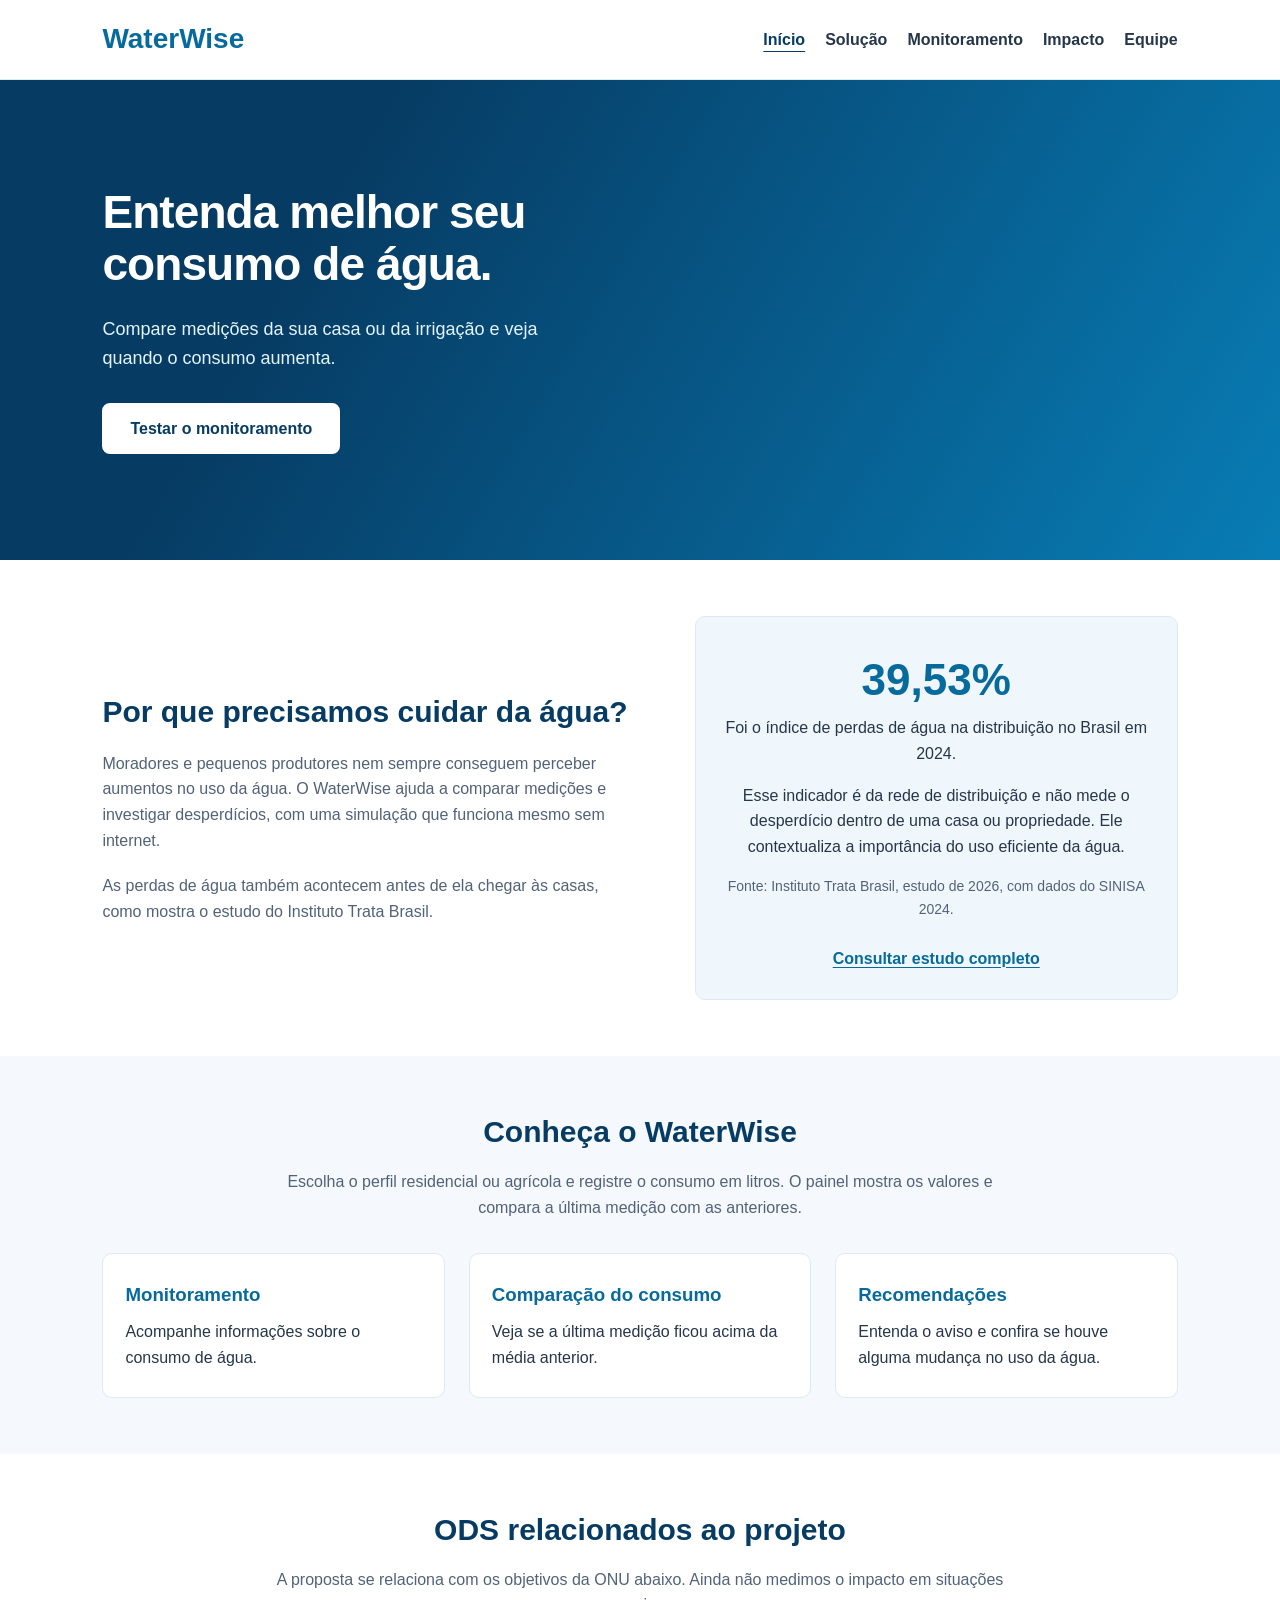
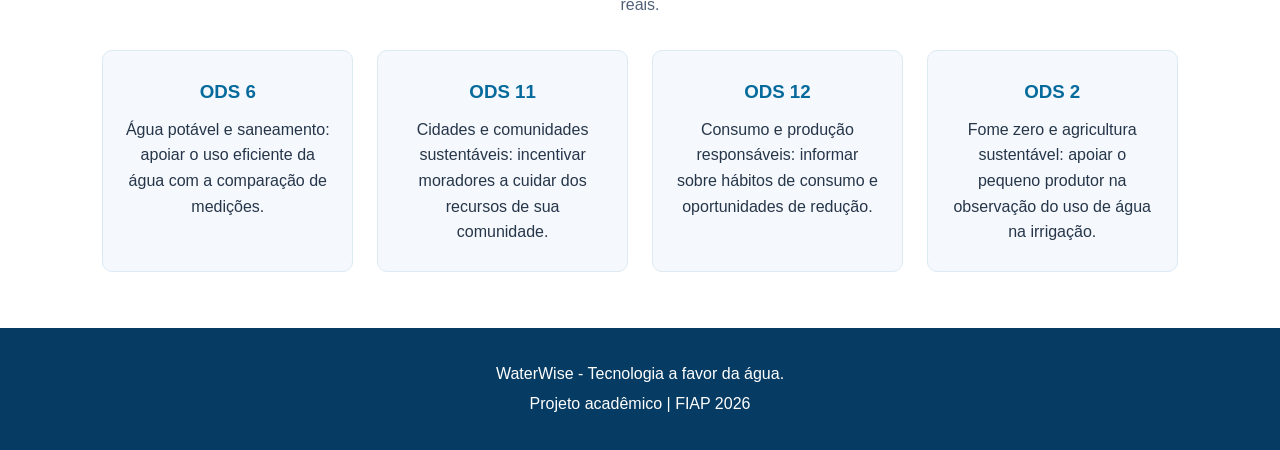
<file: index.html>
<!DOCTYPE html>
<html lang="pt-BR">

<head>
    <meta charset="UTF-8">
    <meta name="viewport" content="width=device-width, initial-scale=1.0">

    <title>WaterWise | Consumo inteligente de água</title>

    <link rel="icon" type="image/svg+xml" href="img/favicon.svg">
    <link rel="stylesheet" href="css/style.css">
    <script src="js/script.js" defer></script>
</head>

<body>
    <header>

        <div class="logo">
            <h2>WaterWise</h2>
        </div>

        <button class="botao-menu" type="button" aria-expanded="false" aria-controls="menu-principal" aria-label="Abrir menu">
            <span class="icone-menu" aria-hidden="true"><span></span><span></span><span></span></span>
            <span>Menu</span>
        </button>

        <nav id="menu-principal" aria-label="Navegação principal">
            <ul>
                <li><a href="index.html" aria-current="page">Início</a></li>
                <li><a href="pages/solucao.html">Solução</a></li>
                <li><a href="pages/monitoramento.html">Monitoramento</a></li>
                <li><a href="pages/impacto.html">Impacto</a></li>
                <li><a href="pages/equipe.html">Equipe</a></li>
            </ul>
        </nav>

    </header>

    <main id="conteudo" tabindex="-1">

        <section class="banner">

            <div class="banner-texto">

                <h1>Entenda melhor seu consumo de água.</h1>

                <p>
                    Compare medições da sua casa ou da irrigação
                    e veja quando o consumo aumenta.
                </p>

                <a href="pages/monitoramento.html" class="botao">
                    Testar o monitoramento
                </a>

            </div>

        </section>

        <section class="problema problema-inicio">
            <div class="problema-texto">

            <h2>Por que precisamos cuidar da água?</h2>
            <p>Moradores e pequenos produtores nem sempre conseguem perceber aumentos no uso da água. O WaterWise ajuda a comparar medições e investigar desperdícios, com uma simulação que funciona mesmo sem internet.</p>

            <p>
                As perdas de água também acontecem antes de ela chegar às casas, como mostra o estudo do Instituto Trata Brasil.
            </p>

            </div>

            <div class="dado">

                <h3>39,53%</h3>

                <p>
                    Foi o índice de perdas de água na distribuição
                    no Brasil em 2024.
                </p>

                <p>Esse indicador é da rede de distribuição e não mede o desperdício dentro de uma casa ou propriedade. Ele contextualiza a importância do uso eficiente da água.</p>
                <small>
                    Fonte: Instituto Trata Brasil, estudo de 2026,
                    com dados do SINISA 2024.
                </small>

                <br>

                <a href="https://tratabrasil.org.br/wp-content/uploads/2026/06/Release-Perdas-de-Agua-2026_final-revGO.pdf"
                   target="_blank" rel="noopener noreferrer">
                    Consultar estudo completo
                </a>

            </div>

        </section>

        <section class="solucao">

            <h2>Conheça o WaterWise</h2>

            <p>
                Escolha o perfil residencial ou agrícola e registre o consumo em litros.
                O painel mostra os valores e compara a última medição com as anteriores.
            </p>

            <div class="beneficios">

                <article>
                    <h3>Monitoramento</h3>
                    <p>
                        Acompanhe informações sobre o consumo
                        de água.
                    </p>
                </article>

                <article>
                    <h3>Comparação do consumo</h3>
                    <p>
                        Veja se a última medição ficou acima da média anterior.
                    </p>
                </article>

                <article>
                    <h3>Recomendações</h3>
                    <p>
                        Entenda o aviso e confira se houve alguma mudança no uso da água.
                    </p>
                </article>

            </div>

        </section>

        <section class="ods">

            <h2>ODS relacionados ao projeto</h2>

            <p>
                A proposta se relaciona com os objetivos da ONU abaixo.
                Ainda não medimos o impacto em situações reais.
            </p>

            <div class="ods-lista">

                <article>
                    <h3>ODS 6</h3>
                    <p>Água potável e saneamento: apoiar o uso eficiente da água com a comparação de medições.</p>
                </article>

                <article>
                    <h3>ODS 11</h3>
                    <p>Cidades e comunidades sustentáveis: incentivar moradores a cuidar dos recursos de sua comunidade.</p>
                </article>

                <article>
                    <h3>ODS 12</h3>
                    <p>Consumo e produção responsáveis: informar sobre hábitos de consumo e oportunidades de redução.</p>
                </article>

                <article>
                    <h3>ODS 2</h3>
                    <p>Fome zero e agricultura sustentável: apoiar o pequeno produtor na observação do uso de água na irrigação.</p>
                </article>

            </div>

        </section>

    </main>

    <footer>

        <p>WaterWise - Tecnologia a favor da água.</p>

        <p>Projeto acadêmico | FIAP 2026</p>

    </footer>

</body>

</html>
</file>
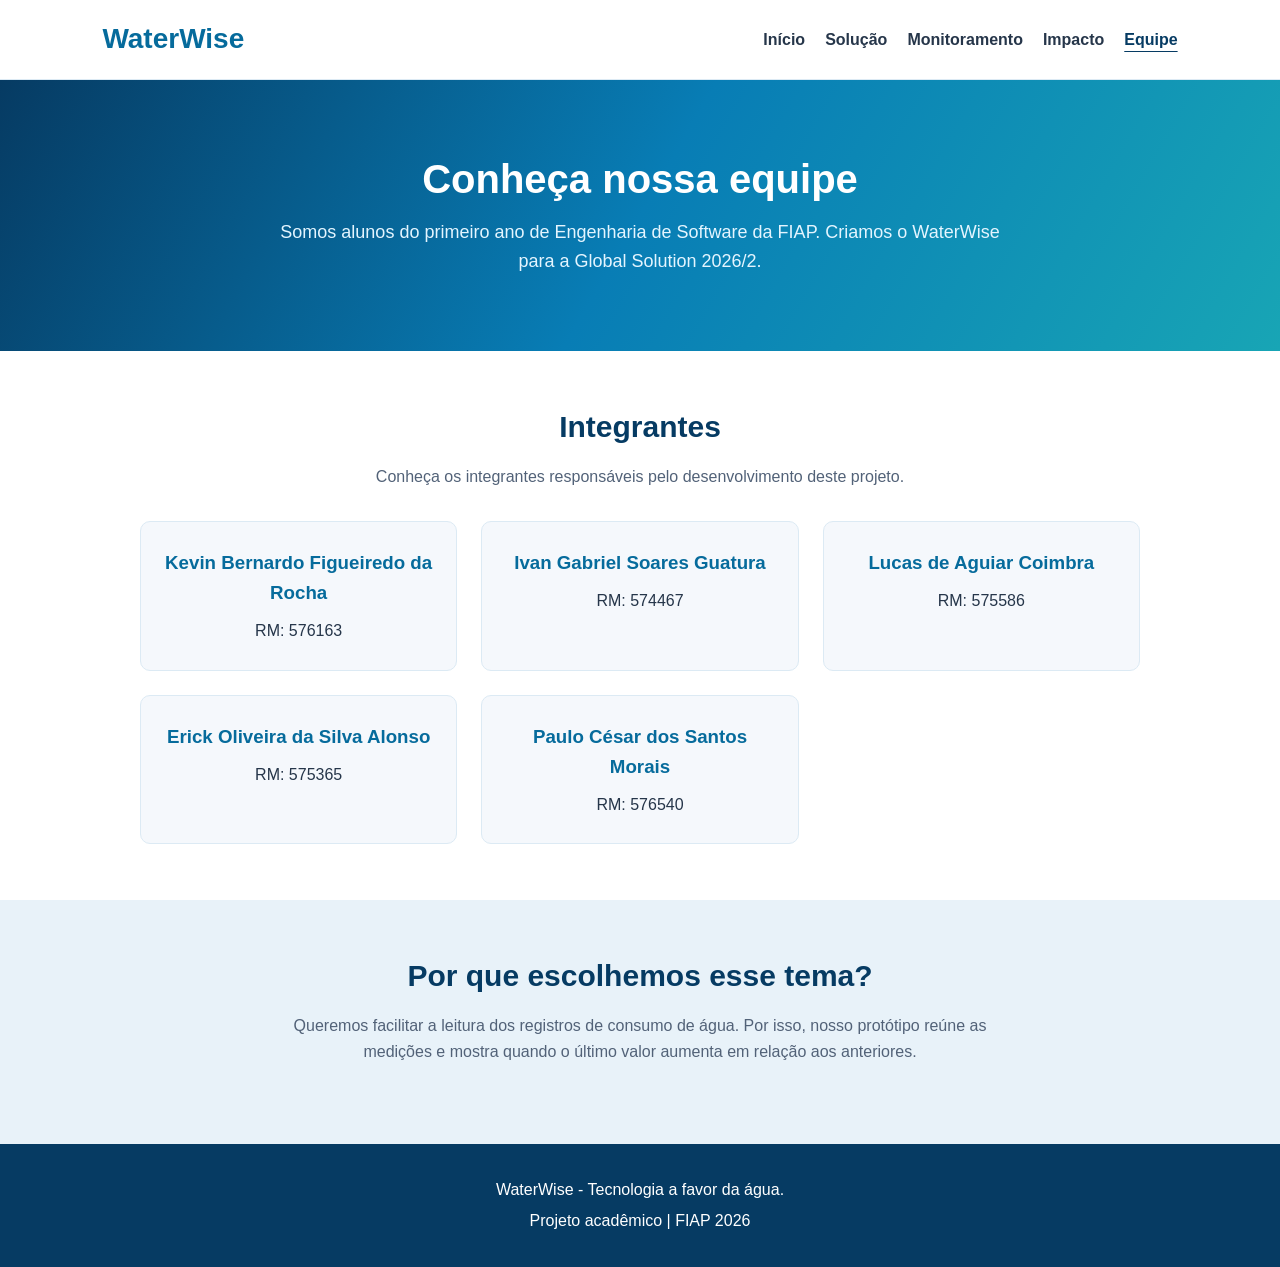
<file: pages/equipe.html>
<!DOCTYPE html>
<html lang="pt-BR">

<head>
    <meta charset="UTF-8">
    <meta name="viewport" content="width=device-width, initial-scale=1.0">

    <title>Equipe | WaterWise</title>

    <link rel="icon" type="image/svg+xml" href="../img/favicon.svg">
    <link rel="stylesheet" href="../css/style.css">
    <script src="../js/script.js" defer></script>
</head>

<body>
    <header>

        <div class="logo">
            <h2>WaterWise</h2>
        </div>

        <button class="botao-menu" type="button" aria-expanded="false" aria-controls="menu-principal" aria-label="Abrir menu">
            <span class="icone-menu" aria-hidden="true"><span></span><span></span><span></span></span>
            <span>Menu</span>
        </button>

        <nav id="menu-principal" aria-label="Navegação principal">
            <ul>
                <li><a href="../index.html">Início</a></li>
                <li><a href="solucao.html">Solução</a></li>
                <li><a href="monitoramento.html">Monitoramento</a></li>
                <li><a href="impacto.html">Impacto</a></li>
                <li><a href="equipe.html" aria-current="page">Equipe</a></li>
            </ul>
        </nav>

    </header>

    <main id="conteudo" tabindex="-1">
    
    <section class="banner equipe-banner">
            <div class="banner-texto">
                <h1>Conheça nossa equipe</h1>

                <p>
                Somos alunos do primeiro ano de Engenharia de Software da FIAP.
                Criamos o WaterWise para a Global Solution 2026/2.
                </p>
            </div>
        </section>

    <section class="equipe-integrantes">

        <h2>Integrantes</h2>

        <p>
            Conheça os integrantes responsáveis pelo desenvolvimento
            deste projeto.
        </p>

        <div class="equipe-cards">
            <article class="equipe-card">
                <h3>Kevin Bernardo Figueiredo da Rocha</h3>
                <p>RM: 576163</p>
            </article>
            <article class="equipe-card">
                <h3>Ivan Gabriel Soares Guatura</h3>
                <p>RM: 574467</p>
            </article>
            <article class="equipe-card">
                <h3>Lucas de Aguiar Coimbra</h3>
                <p>RM: 575586</p>
            </article>
            <article class="equipe-card">
                <h3>Erick Oliveira da Silva Alonso</h3>
                <p>RM: 575365</p>
            </article>
            <article class="equipe-card">
                <h3>Paulo César dos Santos Morais</h3>
                <p>RM: 576540</p>
            </article>
        </div>

    </section>

    <section class="objetivo-equipe">

        <h2>Por que escolhemos esse tema?</h2>

        <p>
            Queremos facilitar a leitura dos registros de consumo de água.
            Por isso, nosso protótipo reúne as medições e mostra quando
            o último valor aumenta em relação aos anteriores.
        </p>

    </section>

    </main>
    
    <footer>

        <p>WaterWise - Tecnologia a favor da água.</p>

        <p>Projeto acadêmico | FIAP 2026</p>

    </footer>

</body>

</html>
</file>
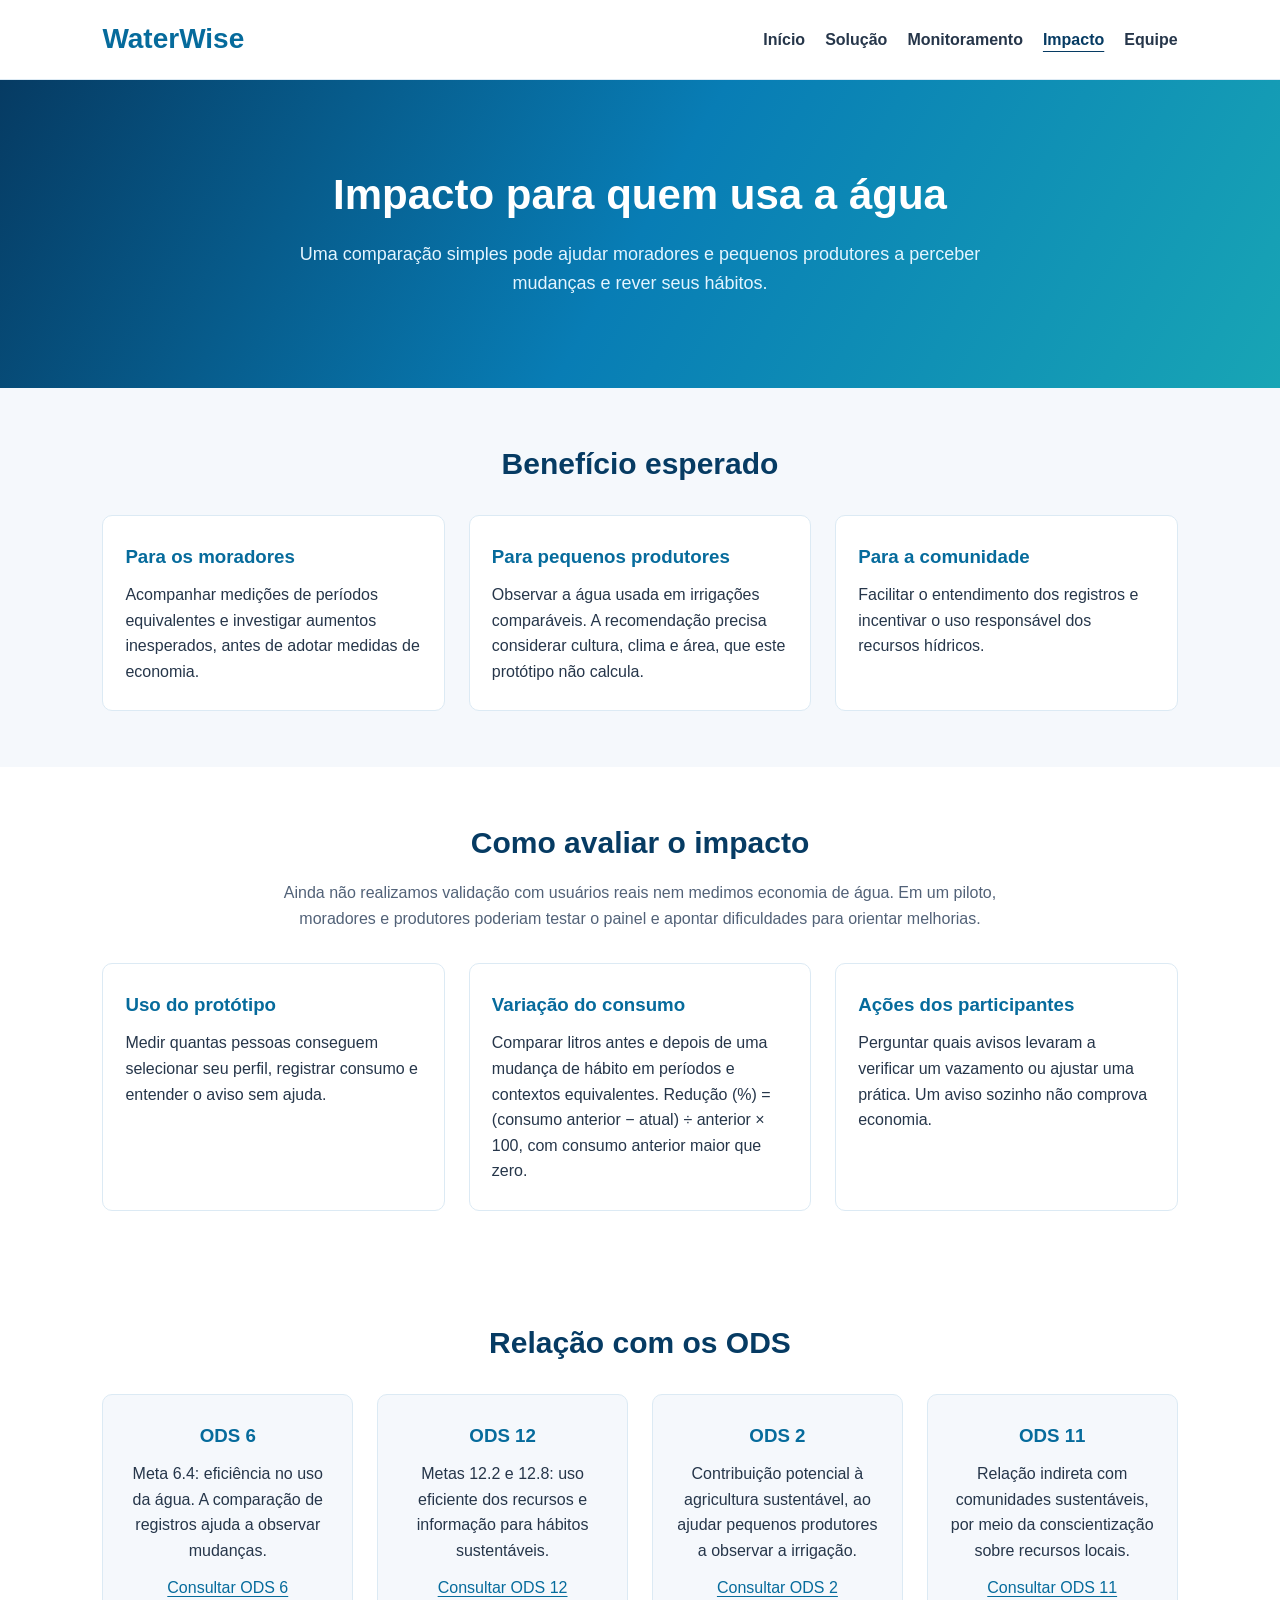
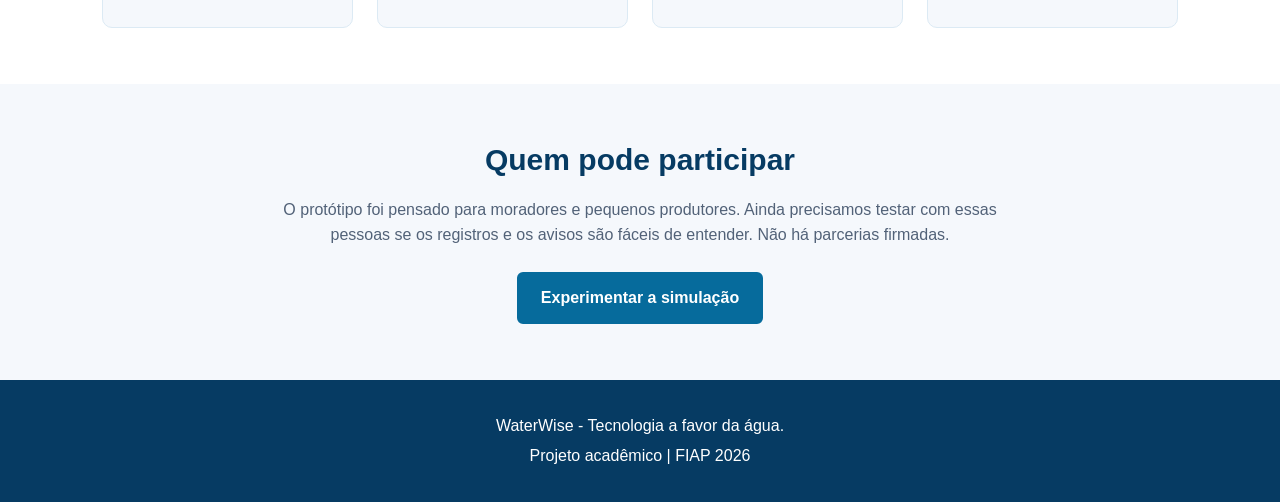
<file: pages/impacto.html>
<!DOCTYPE html>
<html lang="pt-BR">

<head>
    <meta charset="UTF-8">
    <meta name="viewport" content="width=device-width, initial-scale=1.0">

    <title>WaterWise | Impacto</title>

    <link rel="icon" type="image/svg+xml" href="../img/favicon.svg">
    <link rel="stylesheet" href="../css/style.css">
    <script src="../js/script.js" defer></script>
</head>

<body>
    <header>

        <div class="logo">
            <h2>WaterWise</h2>
        </div>

        <button class="botao-menu" type="button" aria-expanded="false" aria-controls="menu-principal" aria-label="Abrir menu">
            <span class="icone-menu" aria-hidden="true"><span></span><span></span><span></span></span>
            <span>Menu</span>
        </button>

        <nav id="menu-principal" aria-label="Navegação principal">
            <ul>
                <li><a href="../index.html">Início</a></li>
                <li><a href="solucao.html">Solução</a></li>
                <li><a href="monitoramento.html">Monitoramento</a></li>
                <li><a href="impacto.html" aria-current="page">Impacto</a></li>
                <li><a href="equipe.html">Equipe</a></li>
            </ul>
        </nav>

    </header>

    <main id="conteudo" tabindex="-1">
        <section class="banner pagina-solucao">
            <div class="banner-texto">
                <h1>Impacto para quem usa a água</h1>
                <p>Uma comparação simples pode ajudar moradores e pequenos produtores a perceber mudanças e rever seus
                hábitos.</p>
            </div>
        </section>
        <section>
            <h2>Benefício esperado</h2>
            <div class="beneficios">
                <article>
                    <h3>Para os moradores</h3>
                    <p>Acompanhar medições de períodos equivalentes e investigar aumentos inesperados, antes de adotar
                        medidas de economia.</p>
                </article>
                <article>
                    <h3>Para pequenos produtores</h3>
                    <p>Observar a água usada em irrigações comparáveis. A recomendação precisa considerar cultura, clima
                        e área, que este protótipo não calcula.</p>
                </article>
                <article>
                    <h3>Para a comunidade</h3>
                    <p>Facilitar o entendimento dos registros e incentivar o uso responsável dos recursos hídricos.</p>
                </article>
            </div>
        </section>
        <section class="problema">
            <h2>Como avaliar o impacto</h2>
            <p>Ainda não realizamos validação com usuários reais nem medimos economia de água. Em um piloto, moradores e
                produtores poderiam testar o painel e apontar dificuldades para orientar melhorias.</p>
            <div class="beneficios">
                <article>
                    <h3>Uso do protótipo</h3>
                    <p>Medir quantas pessoas conseguem selecionar seu perfil, registrar consumo e entender o aviso sem
                        ajuda.</p>
                </article>
                <article>
                    <h3>Variação do consumo</h3>
                    <p>Comparar litros antes e depois de uma mudança de hábito em períodos e contextos equivalentes.
                        Redução (%) = (consumo anterior − atual) ÷ anterior × 100, com consumo anterior maior que zero.
                    </p>
                </article>
                <article>
                    <h3>Ações dos participantes</h3>
                    <p>Perguntar quais avisos levaram a verificar um vazamento ou ajustar uma prática. Um aviso sozinho
                        não comprova economia.</p>
                </article>
            </div>
        </section>
        <section class="ods">
            <h2>Relação com os ODS</h2>
            <div class="ods-lista">
                <article>
                    <h3>ODS 6</h3>
                    <p>Meta 6.4: eficiência no uso da água. A comparação de registros ajuda a observar mudanças.</p><a
                        href="https://brasil.un.org/pt-br/sdgs/6">Consultar ODS 6</a>
                </article>
                <article>
                    <h3>ODS 12</h3>
                    <p>Metas 12.2 e 12.8: uso eficiente dos recursos e informação para hábitos sustentáveis.</p><a
                        href="https://brasil.un.org/pt-br/sdgs/12">Consultar ODS 12</a>
                </article>
                <article>
                    <h3>ODS 2</h3>
                    <p>Contribuição potencial à agricultura sustentável, ao ajudar pequenos produtores a observar a
                        irrigação.</p><a href="https://brasil.un.org/pt-br/sdgs/2">Consultar ODS 2</a>
                </article>
                <article>
                    <h3>ODS 11</h3>
                    <p>Relação indireta com comunidades sustentáveis, por meio da conscientização sobre recursos locais.
                    </p><a href="https://brasil.un.org/pt-br/sdgs/11">Consultar ODS 11</a>
                </article>
            </div>
        </section>
        <section>
            <h2>Quem pode participar</h2>
            <p>O protótipo foi pensado para moradores e pequenos produtores. Ainda precisamos testar com essas pessoas
                se os registros e os avisos são fáceis de entender. Não há parcerias firmadas.</p>
            <a class="botao" href="monitoramento.html">Experimentar a simulação</a>
        </section>
    </main>

    <footer>

        <p>WaterWise - Tecnologia a favor da água.</p>

        <p>Projeto acadêmico | FIAP 2026</p>

    </footer>

</body>

</html>
</file>
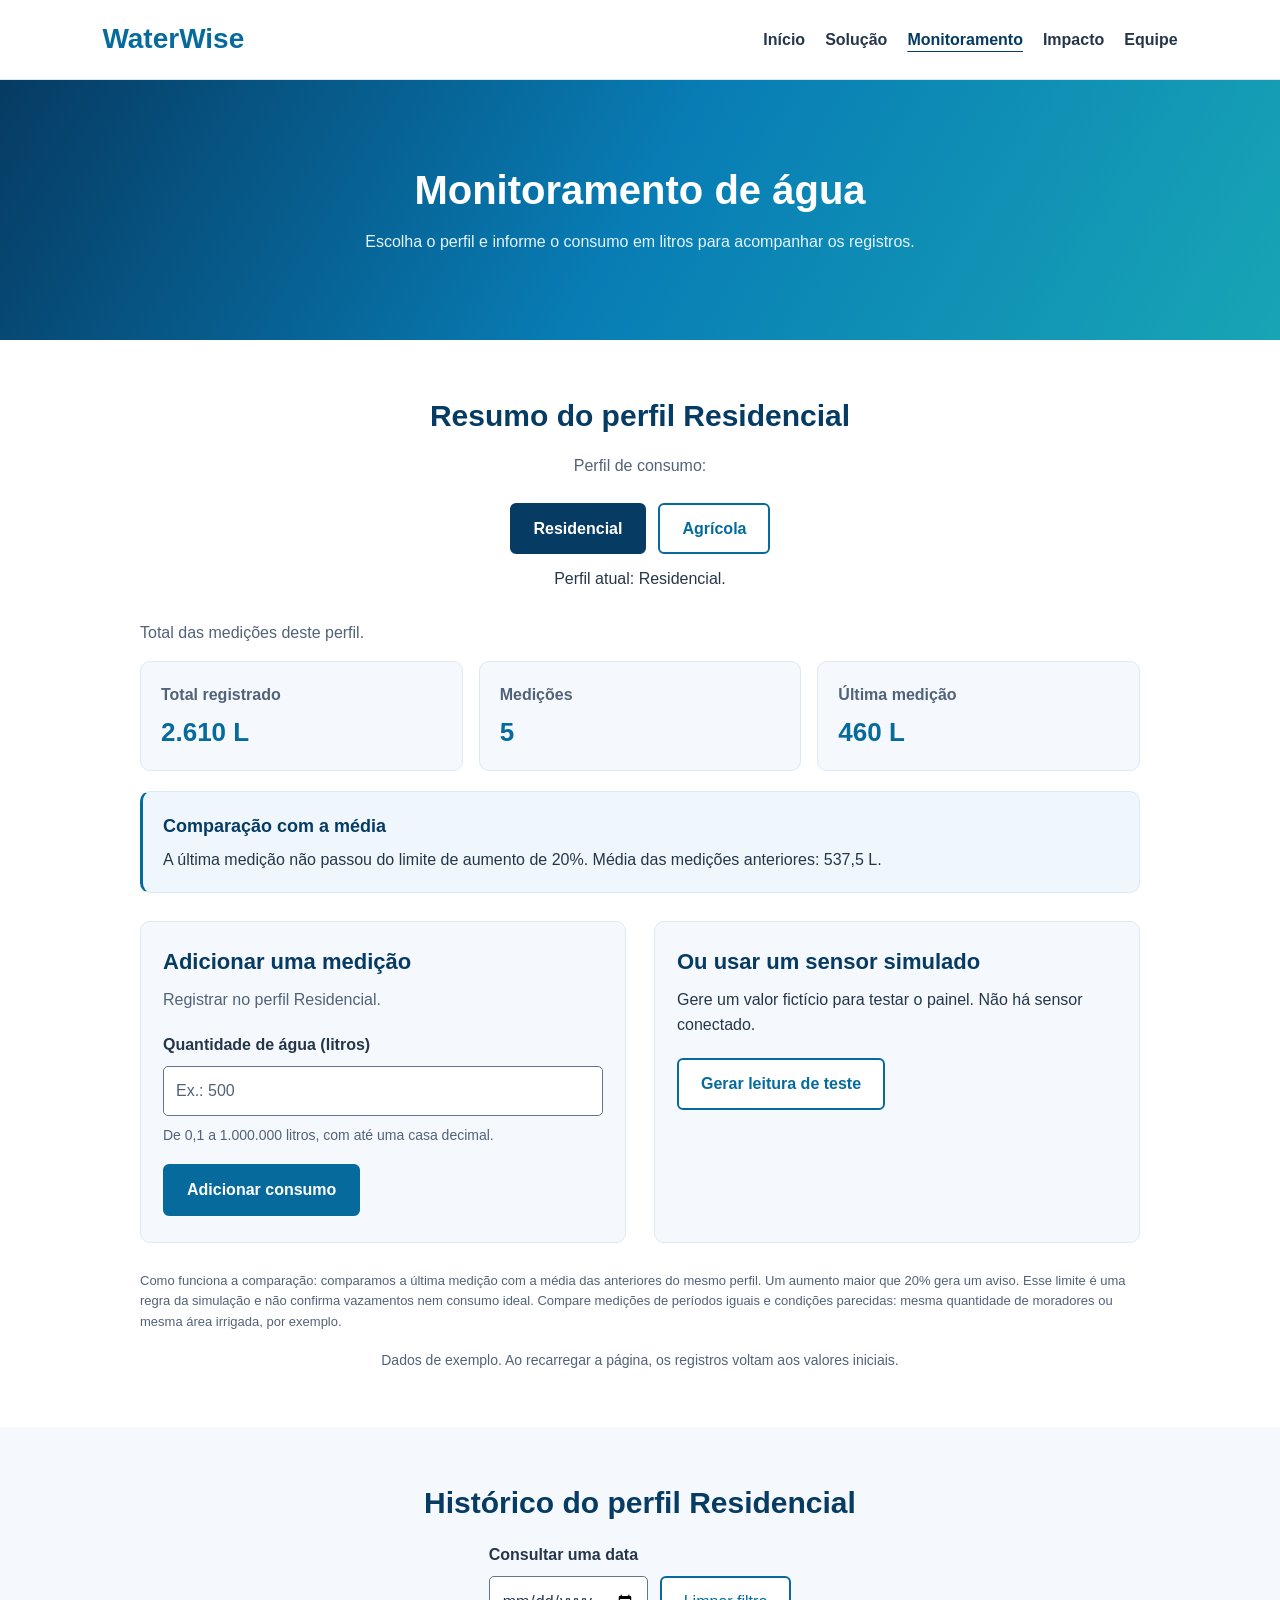
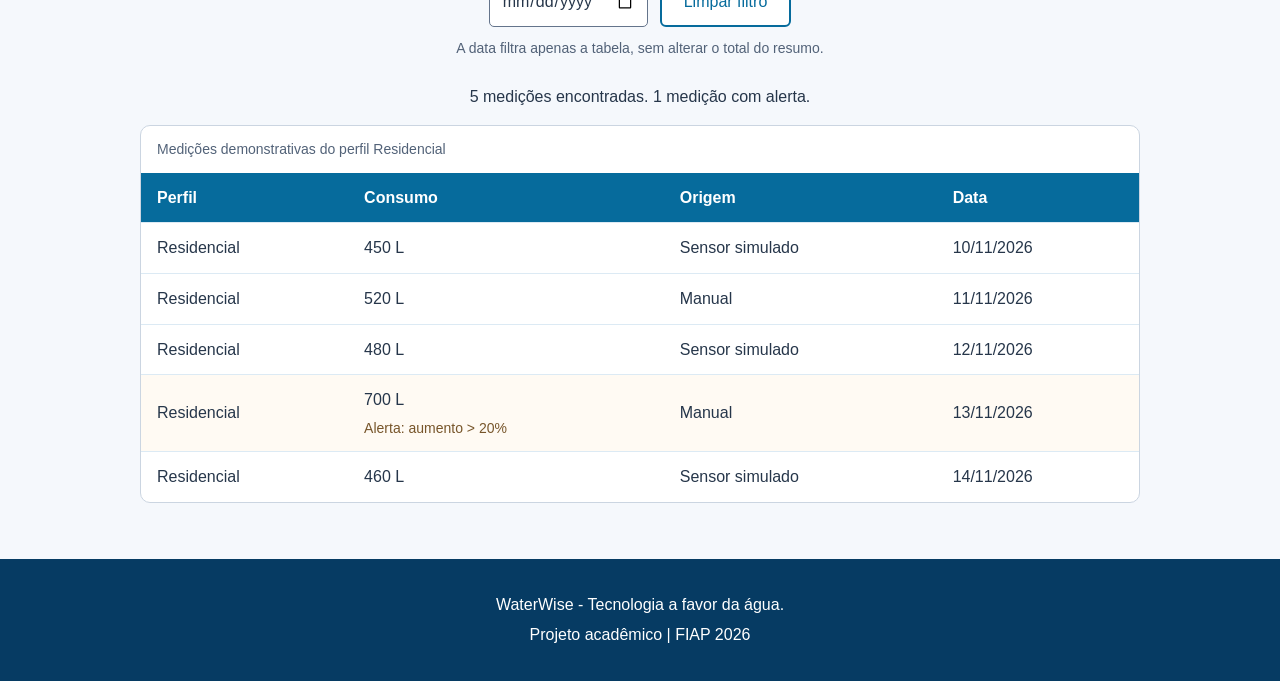
<file: pages/monitoramento.html>
<!DOCTYPE html>
<html lang="pt-BR">

<head>
    <meta charset="UTF-8">
    <meta name="viewport" content="width=device-width, initial-scale=1.0">

    <title>WaterWise | Monitoramento</title>

    <link rel="icon" type="image/svg+xml" href="../img/favicon.svg">
    <link rel="stylesheet" href="../css/style.css">
    <script src="../js/script.js" defer></script>
</head>

<body>
    <header>

        <div class="logo">
            <h2>WaterWise</h2>
        </div>

        <button class="botao-menu" type="button" aria-expanded="false" aria-controls="menu-principal" aria-label="Abrir menu">
            <span class="icone-menu" aria-hidden="true"><span></span><span></span><span></span></span>
            <span>Menu</span>
        </button>

        <nav id="menu-principal" aria-label="Navegação principal">
            <ul>
                <li><a href="../index.html">Início</a></li>
                <li><a href="solucao.html">Solução</a></li>
                <li><a href="monitoramento.html" aria-current="page">Monitoramento</a></li>
                <li><a href="impacto.html">Impacto</a></li>
                <li><a href="equipe.html">Equipe</a></li>
            </ul>
        </nav>

    </header>

    <main id="conteudo" class="monitoramento" tabindex="-1">
        <section class="banner monitoramento-banner">
            <div class="banner-texto">
                <h1>Monitoramento de água</h1>
                <p>Escolha o perfil e informe o consumo em litros para acompanhar os registros.</p>
            </div>
        </section>

        <div class="conteudo-monitoramento">

            <section class="painel" aria-labelledby="titulo-painel">
                <h2 id="titulo-painel">Resumo do perfil Residencial</h2>
                <p id="titulo-perfil">Perfil de consumo:</p>
                <div class="botoes-perfil" role="group" aria-labelledby="titulo-perfil">
                    <button type="button" id="perfil-residencial" aria-pressed="true">Residencial</button>
                    <button type="button" id="perfil-agricola" aria-pressed="false">Agrícola</button>
                </div>
                <p id="perfil-selecionado" role="status">Perfil atual: Residencial.</p>
                <div class="area-consumo">
                    <div class="resumo-consumo">
                <p>Total das medições deste perfil.</p>
                <div class="indicadores">
                    <article class="indicador">
                        <h3>Total registrado</h3>
                        <p id="consumo-total">0 L</p>
                    </article>
                    <article class="indicador">
                        <h3>Medições</h3>
                        <p id="total-registros">0</p>
                    </article>
                    <article class="indicador">
                        <h3>Última medição</h3>
                        <p id="situacao-consumo">Aguardando dados</p>
                    </article>
                </div>
                <div class="recomendacao-card" aria-live="polite" aria-atomic="true">
                    <h3 id="titulo-recomendacao">Comparação com a média</h3>
                    <p id="texto-recomendacao">Adicione uma medição para comparar.</p>
                </div>
                    </div>
            <div class="registro" role="group" aria-label="Opções para registrar uma medição">
                <div class="opcoes-registro">
                    <form id="form-consumo" novalidate>
                        <h3 id="titulo-registro">Adicionar uma medição</h3>
                        <p id="destino-registro">Registrar no perfil Residencial.</p>
                        <div class="campo">
                            <label for="consumo">Quantidade de água (litros)</label>
                            <input type="number" id="consumo" min="0.1" max="1000000" step="0.1"
                                aria-describedby="ajuda-consumo mensagem-formulario" placeholder="Ex.: 500" required>
                            <p id="ajuda-consumo">De 0,1 a 1.000.000 litros, com até uma casa decimal.</p>
                        </div>
                        <button type="submit" class="botao">Adicionar consumo</button>
                        <p id="mensagem-formulario" role="status" aria-live="polite"></p>
                    </form>
                    <div class="sensores">
                        <h3>Ou usar um sensor simulado</h3>
                        <p>Gere um valor fictício para testar o painel. Não há sensor conectado.</p>
                        <button type="button" id="simular-sensor" class="botao botao-secundario">Gerar leitura de teste</button>
                        <p id="mensagem-sensor" role="status" aria-live="polite"></p>
                    </div>
                </div>
            </div>
                <div class="regra-consumo">
                    <p>Como funciona a comparação: comparamos a última medição com a média das anteriores do mesmo perfil. Um aumento maior que 20% gera um aviso. Esse limite é uma regra da simulação e não confirma vazamentos nem consumo ideal. Compare medições de períodos iguais e condições parecidas: mesma quantidade de moradores ou mesma área irrigada, por exemplo.</p>
                </div>
                </div>
                <p class="aviso">Dados de exemplo. Ao recarregar a página, os registros voltam aos valores iniciais.</p>
            </section>

            <section class="historico" aria-labelledby="titulo-historico">
                <h2 id="titulo-historico">Histórico do perfil Residencial</h2>
                <div class="filtro-historico">
                    <div class="campo">
                        <label for="filtro-data">Consultar uma data</label>
                        <input id="filtro-data" type="date" aria-describedby="ajuda-filtro">
                    </div>
                    <button type="button" id="limpar-filtro">Limpar filtro</button>
                </div>
                <p id="ajuda-filtro">A data filtra apenas a tabela, sem alterar o total do resumo.</p>
                <p id="resultado-historico" role="status"></p>
                <div class="tabela-container" tabindex="0" role="region" aria-label="Histórico de consumo com rolagem horizontal">
                    <table>
                        <caption>Medições demonstrativas do perfil Residencial</caption>
                        <thead>
                            <tr>
                                <th scope="col">Perfil</th>
                                <th scope="col">Consumo</th>
                                <th scope="col">Origem</th>
                                <th scope="col">Data</th>
                            </tr>
                        </thead>
                        <tbody id="lista-registros"></tbody>
                    </table>
                </div>
            </section>
        </div>
    </main>

    <footer>

        <p>WaterWise - Tecnologia a favor da água.</p>

        <p>Projeto acadêmico | FIAP 2026</p>

    </footer>

</body>

</html>
</file>
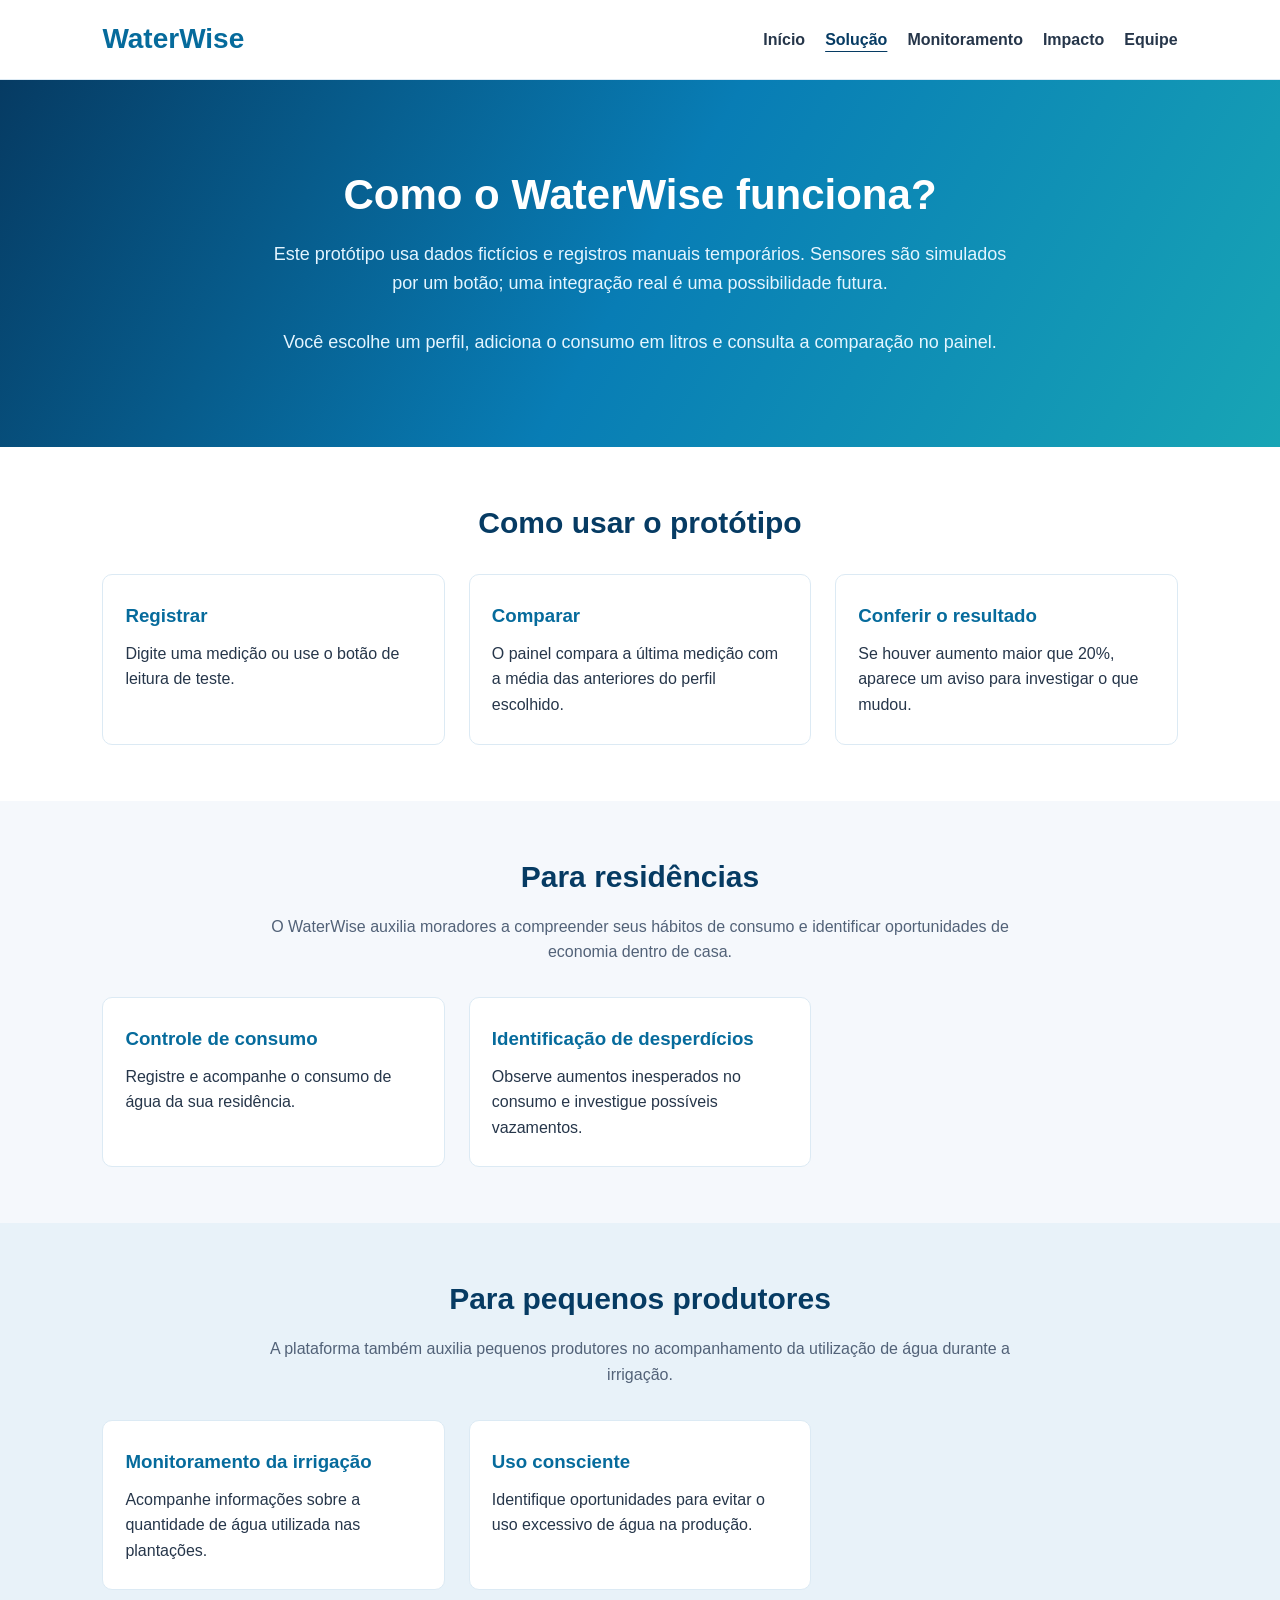
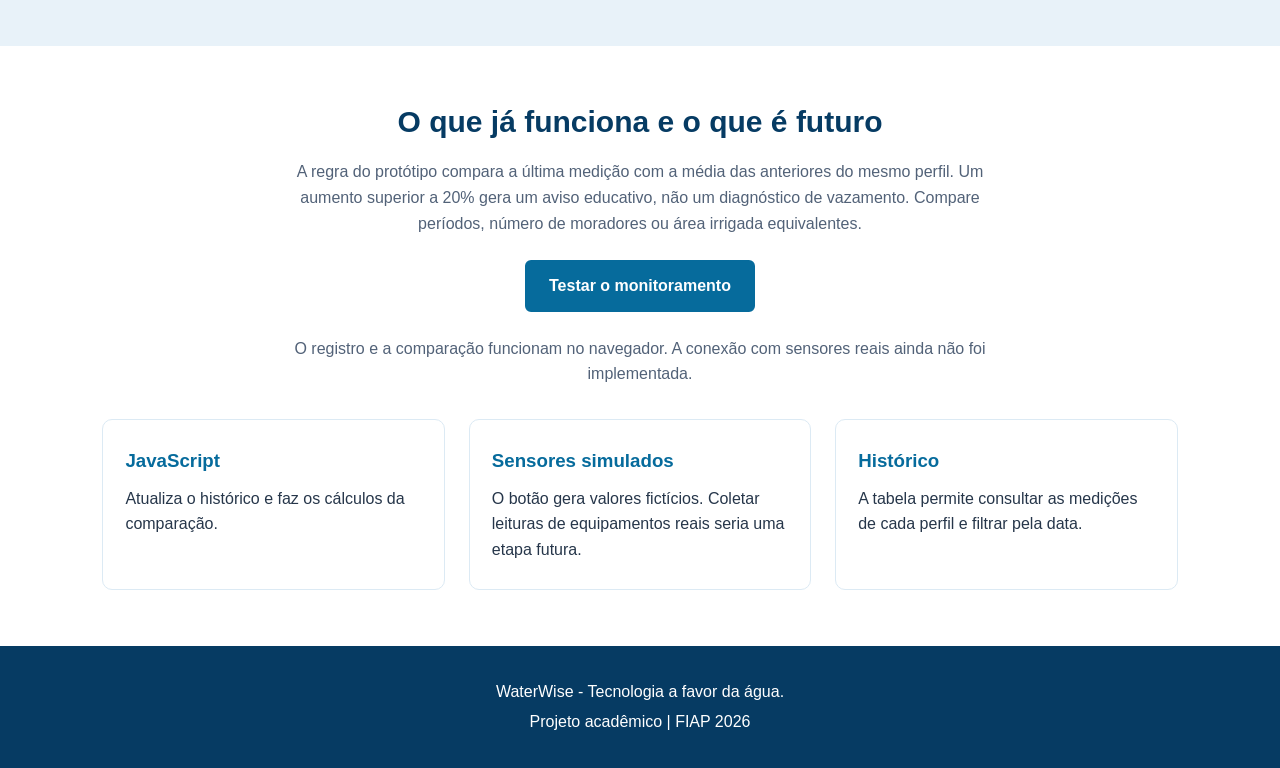
<file: pages/solucao.html>
<!DOCTYPE html>
<html lang="pt-BR">

<head>
    <meta charset="UTF-8">
    <meta name="viewport" content="width=device-width, initial-scale=1.0">

    <title>WaterWise | Nossa solução</title>

    <link rel="icon" type="image/svg+xml" href="../img/favicon.svg">
    <link rel="stylesheet" href="../css/style.css">
    <script src="../js/script.js" defer></script>
</head>

<body>
    <header>

        <div class="logo">
            <h2>WaterWise</h2>
        </div>

        <button class="botao-menu" type="button" aria-expanded="false" aria-controls="menu-principal" aria-label="Abrir menu">
            <span class="icone-menu" aria-hidden="true"><span></span><span></span><span></span></span>
            <span>Menu</span>
        </button>

        <nav id="menu-principal" aria-label="Navegação principal">
            <ul>
                <li><a href="../index.html">Início</a></li>
                <li><a href="solucao.html" aria-current="page">Solução</a></li>
                <li><a href="monitoramento.html">Monitoramento</a></li>
                <li><a href="impacto.html">Impacto</a></li>
                <li><a href="equipe.html">Equipe</a></li>
            </ul>
        </nav>

    </header>

    <main id="conteudo" tabindex="-1">

        <section class="banner pagina-solucao">
            <div class="banner-texto">
                <h1>Como o WaterWise funciona?</h1>
                <p>Este protótipo usa dados fictícios e registros manuais temporários. Sensores são simulados por um botão;
                uma integração real é uma possibilidade futura.</p>

                <p>
                Você escolhe um perfil, adiciona o consumo em litros e consulta a comparação no painel.
                </p>
            </div>
        </section>

        <section class="funcionamento">

            <h2>Como usar o protótipo</h2>

            <div class="beneficios">

                <article>
                    <h3>Registrar</h3>

                    <p>
                        Digite uma medição ou use o botão de leitura de teste.
                    </p>
                </article>

                <article>
                    <h3>Comparar</h3>

                    <p>
                        O painel compara a última medição com a média das anteriores do perfil escolhido.
                    </p>
                </article>

                <article>
                    <h3>Conferir o resultado</h3>

                    <p>
                        Se houver aumento maior que 20%, aparece um aviso para investigar o que mudou.
                    </p>
                </article>

            </div>

        </section>

        <section class="perfil">

            <h2>Para residências</h2>

            <p>
                O WaterWise auxilia moradores a compreender seus
                hábitos de consumo e identificar oportunidades
                de economia dentro de casa.
            </p>

            <div class="beneficios">

                <article>
                    <h3>Controle de consumo</h3>
                    <p>
                        Registre e acompanhe o consumo de água
                        da sua residência.
                    </p>
                </article>

                <article>
                    <h3>Identificação de desperdícios</h3>
                    <p>
                        Observe aumentos inesperados no consumo
                        e investigue possíveis vazamentos.
                    </p>
                </article>

            </div>

        </section>

        <section class="perfil perfil-agricola">

            <h2>Para pequenos produtores</h2>

            <p>
                A plataforma também auxilia pequenos produtores
                no acompanhamento da utilização de água
                durante a irrigação.
            </p>

            <div class="beneficios">

                <article>
                    <h3>Monitoramento da irrigação</h3>
                    <p>
                        Acompanhe informações sobre a quantidade
                        de água utilizada nas plantações.
                    </p>
                </article>

                <article>
                    <h3>Uso consciente</h3>
                    <p>
                        Identifique oportunidades para evitar
                        o uso excessivo de água na produção.
                    </p>
                </article>

            </div>

        </section>

        <section class="tecnologias">

            <h2>O que já funciona e o que é futuro</h2>
            <p>A regra do protótipo compara a última medição com a média das anteriores do mesmo perfil. Um aumento
                superior a 20% gera um aviso educativo, não um diagnóstico de vazamento. Compare períodos, número de
                moradores ou área irrigada equivalentes.</p>
            <a href="monitoramento.html" class="botao">Testar o monitoramento</a>

            <p>
                O registro e a comparação funcionam no navegador. A conexão com sensores reais ainda não foi
                implementada.
            </p>

            <div class="beneficios">

                <article>
                    <h3>JavaScript</h3>
                    <p>
                        Atualiza o histórico e faz os cálculos da comparação.
                    </p>
                </article>

                <article>
                    <h3>Sensores simulados</h3>
                    <p>
                        O botão gera valores fictícios. Coletar leituras de equipamentos reais seria uma etapa futura.
                    </p>
                </article>

                <article>
                    <h3>Histórico</h3>
                    <p>
                        A tabela permite consultar as medições de cada perfil e filtrar pela data.
                    </p>
                </article>

            </div>

        </section>

    </main>

    <footer>

        <p>WaterWise - Tecnologia a favor da água.</p>

        <p>Projeto acadêmico | FIAP 2026</p>

    </footer>

</body>

</html>
</file>
<file: css/style.css>
* {
    margin: 0;
    padding: 0;
    box-sizing: border-box;
}

html {
    scroll-padding-top: 140px;
}

body {
    font-family: Arial, Helvetica, sans-serif;
    background-color: #f5f8fc;
    color: #26364a;
    line-height: 1.6;
    overflow-wrap: break-word;
}

a {
    color: #066b9c;
    text-decoration: underline;
    text-underline-offset: 3px;
}

a:hover,
a:focus,
a:active {
    color: #063b63;
}

button,
input {
    font: inherit;
}

button {
    cursor: pointer;
}

input {
    min-width: 0;
}

a:focus-visible,
button:focus-visible,
input:focus-visible,
summary:focus-visible,
.tabela-container:focus-visible,
.campo input:focus-within {
    outline: 3px solid #063b63;
    outline-offset: 4px;
}

header {
    position: sticky;
    top: 0;
    z-index: 100;
    background: #fff;
    min-height: 80px;
    padding: 15px 8%;
    display: flex;
    justify-content: space-between;
    align-items: center;
    gap: 24px;
    border-bottom: 1px solid #dceaf4;
}

.logo h2 {
    color: #066b9c;
    font-size: 28px;
}

.botao-menu {
    display: none;
    align-items: center;
    gap: 9px;
    min-height: 44px;
    padding: 8px 12px;
    border: 1px solid #066b9c;
    border-radius: 6px;
    color: #063b63;
    background: #fff;
}

.botao-menu:hover,
.botao-menu:focus,
.botao-menu:active {
    background: #f0f7fc;
    border-color: #063b63;
    color: #063b63;
}

.icone-menu {
    display: flex;
    flex-direction: column;
    gap: 4px;
    width: 20px;
}

.icone-menu span {
    display: block;
    height: 2px;
    background: currentColor;
}

nav {
    min-width: 0;
}

nav ul {
    display: flex;
    flex-wrap: wrap;
    list-style: none;
    gap: 20px;
}

nav a {
    display: inline-block;
    padding: 6px 0;
    color: #26364a;
    font-weight: bold;
    text-decoration: none;
}

nav a:hover,
nav a:focus,
nav a:active,
nav a[aria-current="page"] {
    color: #063b63;
    text-decoration: underline;
    text-underline-offset: 6px;
}

.banner {
    min-height: 480px;
    padding: 80px 8%;
    display: flex;
    align-items: center;
    background: linear-gradient(120deg, #063b63 0%, #063b63 25%, #087db5 100%);
    color: #fff;
}

.banner-texto {
    max-width: 650px;
}

.banner h1 {
    max-width: 21ch;
    font-size: 46px;
    line-height: 1.15;
    letter-spacing: -0.02em;
    margin-bottom: 24px;
}

.banner p {
    max-width: 46ch;
    font-size: 18px;
    margin-bottom: 30px;
    color: #e4f5ff;
}

.banner-texto > :last-child {
    margin-bottom: 0;
}

.banner.pagina-solucao,
.banner.monitoramento-banner,
.banner.equipe-banner {
    min-height: 260px;
    justify-content: center;
    text-align: center;
    background: linear-gradient(120deg, #063b63, #087db5, #18a5b5);
}

.banner.pagina-solucao {
    padding: 90px 8%;
}

.banner.monitoramento-banner,
.banner.equipe-banner {
    padding: 75px 8%;
}

.pagina-solucao .banner-texto,
.monitoramento-banner .banner-texto,
.equipe-banner .banner-texto {
    max-width: 750px;
}

.pagina-solucao h1,
.monitoramento-banner h1,
.equipe-banner h1 {
    max-width: none;
    line-height: 1.2;
    letter-spacing: normal;
}

.pagina-solucao h1 {
    font-size: 42px;
    margin-bottom: 20px;
}

.monitoramento-banner h1,
.equipe-banner h1 {
    font-size: 40px;
    margin-bottom: 15px;
}

.pagina-solucao p,
.monitoramento-banner p,
.equipe-banner p {
    max-width: 750px;
    margin-left: auto;
    margin-right: auto;
}

.monitoramento-banner p {
    max-width: 700px;
    font-size: 16px;
}

section:not(.banner) {
    padding: 56px 8%;
    text-align: center;
}

section h2 {
    font-size: 30px;
    color: #063b63;
    margin-bottom: 18px;
    line-height: 1.3;
}

section > p {
    max-width: 750px;
    margin: 0 auto 24px;
    color: #526278;
}

.botao,
#limpar-filtro,
.botoes-perfil button {
    display: inline-block;
    border: 2px solid #066b9c;
    border-radius: 6px;
    padding: 11px 22px;
    background: #066b9c;
    color: #fff;
    font-size: 16px;
    font-weight: bold;
    text-decoration: none;
    text-align: center;
    max-width: 100%;
}

.botao:hover,
.botao:focus,
.botao:active {
    background: #063b63;
    border-color: #063b63;
    color: #fff;
}

.botao-secundario,
#limpar-filtro,
.botoes-perfil button {
    background: #fff;
    color: #066b9c;
}

.botao-secundario:hover,
.botao-secundario:focus,
#limpar-filtro:hover,
#limpar-filtro:focus,
.botoes-perfil button:hover,
.botoes-perfil button:focus {
    background: #f0f7fc;
    color: #063b63;
    border-color: #063b63;
}

.botao-secundario:active,
#limpar-filtro:active,
.botoes-perfil button:active,
.botoes-perfil button.selecionado,
.botoes-perfil button.selecionado:hover,
.botoes-perfil button.selecionado:focus {
    background: #063b63;
    border-color: #063b63;
    color: #fff;
}

.banner .botao {
    background: #fff;
    border-color: #fff;
    color: #063b63;
    padding: 11px 26px;
    border-radius: 8px;
    transition: background-color 0.15s, border-color 0.15s;
}

.banner .botao:hover,
.banner .botao:focus-visible {
    background: #cce8f7;
    border-color: #cce8f7;
    color: #063b63;
}

.banner .botao:active {
    background: #b5dbef;
    border-color: #b5dbef;
    color: #063b63;
}

.banner a:focus-visible {
    outline: 3px solid #fff;
    outline-offset: 4px;
}

.problema,
.ods,
.funcionamento,
.tecnologias,
.equipe-integrantes {
    background: #fff;
}

.perfil-agricola,
.objetivo-equipe {
    background: #e8f2f9;
}

.dado {
    max-width: 500px;
    margin: 28px auto 0;
    padding: 28px;
    background: #f0f7fc;
    border: 1px solid #dceaf4;
    border-radius: 10px;
}

.problema-inicio {
    display: grid;
    grid-template-columns: minmax(0, 1fr) minmax(0, 0.9fr);
    align-items: center;
    gap: 56px;
}

.problema-texto {
    text-align: left;
}

.problema-texto p {
    color: #526278;
    margin-top: 20px;
}

.problema-inicio .dado {
    margin: 0;
    max-width: none;
}

.dado h3 {
    color: #066b9c;
    font-size: 44px;
}

.dado p {
    margin-bottom: 16px;
}

.dado small {
    display: block;
    color: #526278;
    font-size: 14px;
}

.dado a {
    font-weight: bold;
}

.beneficios,
.ods-lista,
.equipe-cards {
    display: grid;
    gap: 24px;
    margin-top: 32px;
    align-items: stretch;
    grid-auto-rows: 1fr;
}

.beneficios,
.equipe-cards {
    grid-template-columns: repeat(3, minmax(0, 1fr));
}

.ods-lista {
    grid-template-columns: repeat(4, minmax(0, 1fr));
}

.beneficios article,
.ods-lista article,
.equipe-card {
    padding: 26px 22px;
    border: 1px solid #dceaf4;
    border-radius: 10px;
    background: #fff;
    min-width: 0;
}

.beneficios article:hover,
.ods-lista article:hover,
.equipe-card:hover {
    background: #f0f7fc;
}

.beneficios h3,
.ods-lista h3,
.equipe-card h3 {
    color: #066b9c;
    margin-bottom: 10px;
}

.beneficios article {
    text-align: left;
}

.ods-lista article,
.equipe-card {
    background: #f5f8fc;
}

.ods-lista a {
    display: inline-block;
    margin-top: 12px;
}

.equipe-cards {
    max-width: 1000px;
    margin-left: auto;
    margin-right: auto;
}

.tecnologias > .botao {
    margin-bottom: 24px;
}

footer {
    background: #063b63;
    color: #fff;
    text-align: center;
    padding: 28px 16px;
}

footer p {
    margin: 5px 0;
}

.conteudo-monitoramento {
    width: 100%;
}

.monitoramento .aviso {
    max-width: 750px;
    margin: 16px auto 0;
    font-size: 14px;
    color: #526278;
}

.painel {
    background: #fff;
}

.botoes-perfil {
    display: flex;
    flex-wrap: wrap;
    gap: 12px;
    margin: 16px 0 12px;
    justify-content: center;
}

.monitoramento #perfil-selecionado {
    margin: 0 auto;
    color: #26364a;
}

.area-consumo {
    display: grid;
    grid-template-columns: minmax(0, 1fr);
    gap: 28px;
    max-width: 1000px;
    margin: 28px auto 0;
    text-align: left;
    align-items: start;
}

.resumo-consumo > p {
    color: #526278;
    margin-bottom: 16px;
}

.area-consumo .indicadores {
    grid-template-columns: repeat(3, minmax(0, 1fr));
    gap: 16px;
    margin: 0 0 20px;
}

.area-consumo .recomendacao-card {
    max-width: none;
}

.opcoes-registro > form,
.opcoes-registro > .sensores {
    min-width: 0;
    padding: 26px 22px;
    border: 1px solid #dceaf4;
    border-radius: 10px;
    background: #f5f8fc;
}

.opcoes-registro h3 {
    font-size: 22px;
    line-height: 1.3;
    color: #063b63;
    margin-bottom: 10px;
}

#destino-registro {
    color: #526278;
    margin-bottom: 20px;
}

.opcoes-registro {
    display: grid;
    grid-template-columns: repeat(2, minmax(0, 1fr));
    gap: 28px;
    text-align: left;
}

.campo {
    display: flex;
    flex-direction: column;
    gap: 8px;
    margin-bottom: 18px;
}

.campo label {
    font-weight: bold;
}

.campo input {
    padding: 11px 12px;
    border: 1px solid #64748b;
    border-radius: 5px;
    width: 100%;
    color: #26364a;
    background: #fff;
}

.campo input::placeholder {
    color: #526278;
    opacity: 1;
}

.campo input:hover,
.campo input:focus,
.campo input:focus-within,
.campo input:active {
    border-color: #063b63;
}

input[aria-invalid="true"] {
    border: 2px solid #b52b21;
}

#ajuda-consumo,
#ajuda-filtro {
    font-size: 14px;
    color: #526278;
}

.sensores > p {
    margin-bottom: 20px;
}

#mensagem-formulario,
#mensagem-sensor {
    margin-top: 14px;
    font-weight: bold;
}

#mensagem-formulario:empty,
#mensagem-sensor:empty {
    margin: 0;
}

#mensagem-formulario.erro {
    color: #b52b21;
}

#mensagem-formulario.sucesso,
#mensagem-sensor {
    color: #106b3c;
}

.indicadores {
    display: grid;
    grid-template-columns: repeat(3, minmax(0, 1fr));
    gap: 24px;
    max-width: 1000px;
    margin: 28px auto;
}

.indicador {
    border: 1px solid #dceaf4;
    border-radius: 10px;
    background: #f5f8fc;
    padding: 20px;
    min-width: 0;
}

.indicador h3 {
    font-size: 16px;
    color: #526278;
    margin-bottom: 8px;
}

.indicador p {
    color: #066b9c;
    font-size: 26px;
    font-weight: bold;
    line-height: 1.3;
}

#situacao-consumo {
    font-size: 26px;
}

.recomendacao-card {
    max-width: 750px;
    margin: 0 auto;
    border: 1px solid #dceaf4;
    border-left: 3px solid #066b9c;
    border-radius: 10px;
    padding: 20px;
    background: #f0f7fc;
    text-align: left;
}

.recomendacao-card h3 {
    color: #063b63;
    font-size: 18px;
    margin-bottom: 6px;
}

.indicador.alerta,
.recomendacao-card.alerta {
    background: #fffaf3;
    border-color: #e8d8c2;
}

.recomendacao-card.alerta {
    border-left: 3px solid #b8925c;
}

.indicador.alerta h3,
.indicador.alerta p,
.recomendacao-card.alerta h3 {
    color: #77552a;
}

#mensagem-formulario.atencao,
#mensagem-sensor.atencao {
    color: #77552a;
    font-weight: normal;
}

.regra-consumo {
    width: 100%;
    margin: 0;
    font-size: 13px;
    color: #526278;
    text-align: left;
}

.regra-consumo p {
    margin: 0;
}

.filtro-historico {
    display: flex;
    align-items: flex-end;
    flex-wrap: wrap;
    gap: 12px;
    margin: 20px auto 10px;
    max-width: 1000px;
    justify-content: center;
    text-align: left;
}

.filtro-historico .campo {
    margin: 0;
}

#limpar-filtro {
    font-weight: normal;
}

.monitoramento #resultado-historico {
    margin: 16px auto;
    color: #26364a;
}

.tabela-container {
    width: 100%;
    max-width: 1000px;
    margin: auto;
    overflow-x: auto;
    background: #fff;
    border: 1px solid #cbd5e1;
    border-radius: 10px;
}

table {
    width: 100%;
    border-collapse: collapse;
    text-align: left;
}

caption {
    text-align: left;
    font-size: 14px;
    padding: 12px 16px;
    color: #526278;
}

th,
td {
    padding: 12px 16px;
    border-bottom: 1px solid #dceaf4;
}

th {
    background: #066b9c;
    color: #fff;
}

tbody tr:last-child td {
    border-bottom: 0;
}

tbody tr:hover {
    background: #f0f7fc;
    color: #26364a;
}

tbody tr.registro-alerta {
    background: #fffaf3;
}

tbody tr.registro-alerta:hover {
    background: #fff4e5;
}

.aviso-historico {
    display: block;
    margin-top: 4px;
    color: #77552a;
    font-size: 14px;
}

@media (max-width: 1100px) {
    header {
        flex-direction: column;
        gap: 12px;
    }

    nav ul {
        justify-content: center;
    }

    .equipe-cards {
        grid-template-columns: repeat(2, minmax(0, 1fr));
    }
}

@media (max-width: 768px) {
    html {
        scroll-padding-top: 88px;
    }

    header {
        min-height: 72px;
        padding: 12px 7%;
        gap: 12px;
    }

    header.menu-ativo {
        flex-direction: row;
        justify-content: space-between;
    }

    .menu-ativo .botao-menu {
        display: inline-flex;
    }

    .menu-ativo nav {
        display: none;
        position: absolute;
        top: 100%;
        left: 0;
        right: 0;
        padding: 12px 7% 18px;
        border-bottom: 1px solid #cbd5e1;
        background: #fff;
        max-height: calc(100dvh - 72px);
        overflow-y: auto;
    }

    .menu-ativo nav.aberto {
        display: block;
    }

    .menu-ativo nav ul {
        flex-direction: column;
        align-items: stretch;
        gap: 4px;
    }

    .menu-ativo nav a {
        display: block;
        padding: 10px 12px;
        font-size: 16px;
        border-radius: 6px;
    }

    .menu-ativo nav a:hover,
    .menu-ativo nav a:focus,
    .menu-ativo nav a:active,
    .menu-ativo nav a[aria-current="page"] {
        background: #f0f7fc;
    }

    .banner {
        min-height: 400px;
        padding: 60px 7%;
    }

    .banner h1 {
        font-size: 34px;
    }

    .banner p {
        font-size: 16px;
    }

    .banner.pagina-solucao,
    .banner.monitoramento-banner,
    .banner.equipe-banner {
        padding: 60px 7%;
    }

    .pagina-solucao h1,
    .monitoramento-banner h1,
    .equipe-banner h1 {
        font-size: 32px;
    }

    section:not(.banner) {
        padding: 40px 7%;
    }

    section h2 {
        font-size: 26px;
    }

    .problema-inicio {
        grid-template-columns: 1fr;
        gap: 28px;
    }

    .problema-texto {
        text-align: center;
    }

    .beneficios,
    .equipe-cards {
        grid-template-columns: 1fr;
        grid-auto-rows: auto;
    }

    .ods-lista {
        grid-template-columns: repeat(2, minmax(0, 1fr));
    }

    .area-consumo {
        grid-template-columns: 1fr;
        gap: 28px;
    }

    .opcoes-registro > form,
    .opcoes-registro > .sensores {
        padding: 22px;
    }

    .opcoes-registro {
        grid-template-columns: 1fr;
    }

    .indicadores {
        grid-template-columns: 1fr;
    }
}

@media (max-width: 480px) {
    .logo h2 {
        font-size: 24px;
    }

    nav ul {
        gap: 8px 16px;
    }

    nav a {
        font-size: 14px;
    }

    .banner h1 {
        font-size: 29px;
    }

    .ods-lista {
        grid-template-columns: 1fr;
        grid-auto-rows: auto;
    }

    .botao,
    #limpar-filtro,
    .botoes-perfil button {
        padding: 10px 14px;
    }

    .indicadores {
        gap: 12px;
    }

    .area-consumo .indicadores {
        grid-template-columns: 1fr;
    }

    .indicador p,
    #situacao-consumo {
        font-size: 24px;
    }

    .filtro-historico {
        align-items: stretch;
        flex-direction: column;
    }

    th,
    td {
        padding: 10px;
        font-size: 14px;
    }
}
</file>
